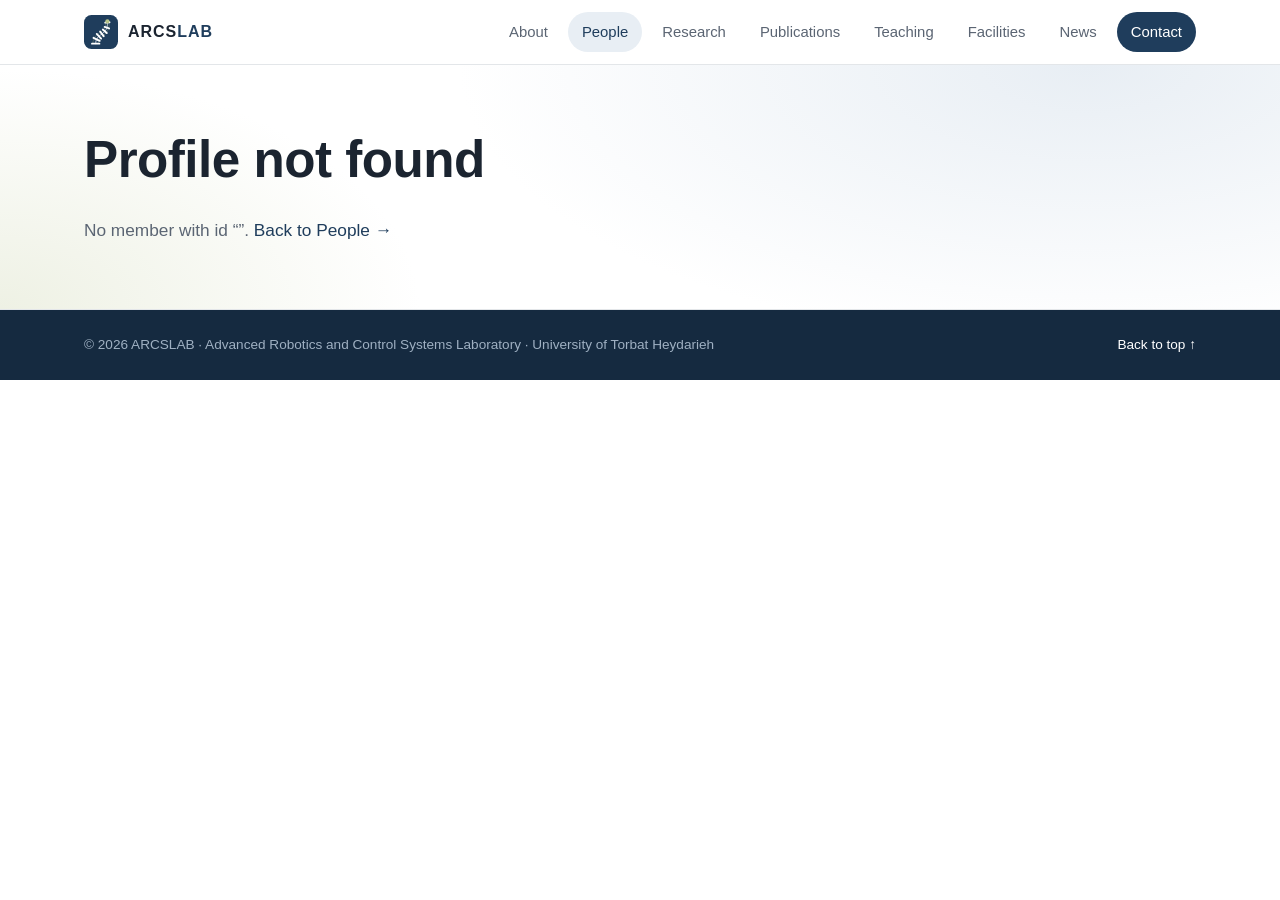
<file: profile.html>
<!DOCTYPE html>
<!--
  ARCSLAB — Member profile page.  One page for everybody: profile.html?id=<id from data/team.csv>
  Content comes from data/team.csv (bio, research_topic, skills, links…), data/projects.csv
  (student_id / supervisor) and data/publications.csv (authors matched with the pub_names column).
-->
<html lang="en">
<head>
  <meta charset="UTF-8">
  <meta name="viewport" content="width=device-width, initial-scale=1.0">
  <title>Profile | ARCSLAB</title>
  <meta name="description" content="Member profile — ARCSLAB, University of Torbat Heydarieh.">
  <link rel="icon" type="image/svg+xml" href="assets/images/logo/favicon.svg">
  <link rel="stylesheet" href="css/style.css">
</head>
<body>
  <header class="site-header" id="top">
    <nav class="nav container" aria-label="Main navigation">
      <a href="index.html#home" class="brand" aria-label="ARCSLAB home">
        <img src="assets/images/logo/arcslab-logo.svg" alt="" width="34" height="34">
        <span>ARCS<b>LAB</b></span>
      </a>
      <button class="nav-toggle" aria-label="Open menu" aria-expanded="false"><span></span><span></span><span></span></button>
      <ul class="nav-links">
        <li><a href="index.html#about">About</a></li>
        <li><a href="index.html#people" class="active">People</a></li>
        <li><a href="index.html#research">Research</a></li>
        <li><a href="publications.html">Publications</a></li>
        <li><a href="index.html#teaching">Teaching</a></li>
        <li><a href="index.html#facilities">Facilities</a></li>
        <li><a href="index.html#news">News</a></li>
        <li><a href="index.html#contact" class="nav-cta">Contact</a></li>
      </ul>
    </nav>
  </header>

  <main id="profile">
    <section class="page-hero"><div class="container"><p class="empty">Loading profile…</p></div></section>
  </main>

  <footer class="site-footer">
    <div class="container footer-inner">
      <p>© <span id="year"></span> ARCSLAB · Advanced Robotics and Control Systems Laboratory · University of Torbat Heydarieh</p>
      <a href="#top" class="to-top">Back to top ↑</a>
    </div>
  </footer>
  <script src="js/common.js"></script>
  <script src="js/profile.js"></script>
</body>
</html>
</file>
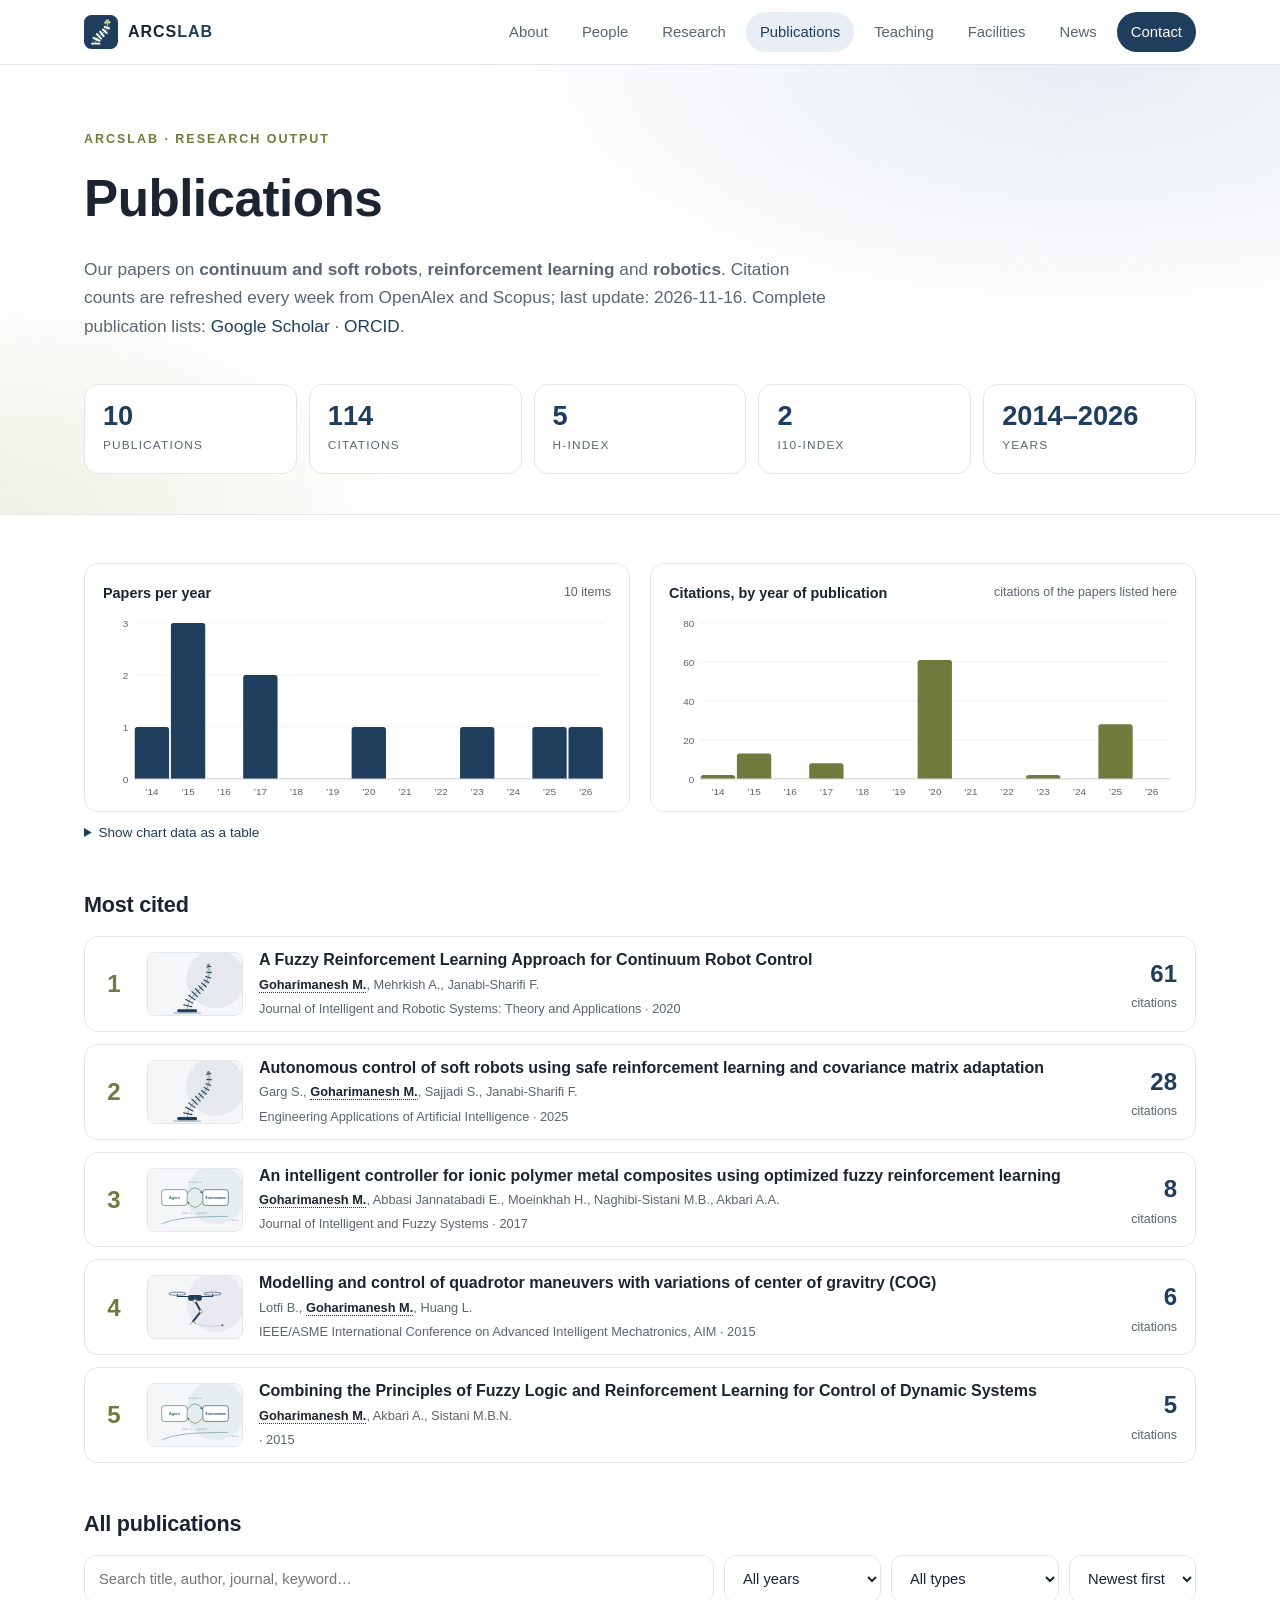
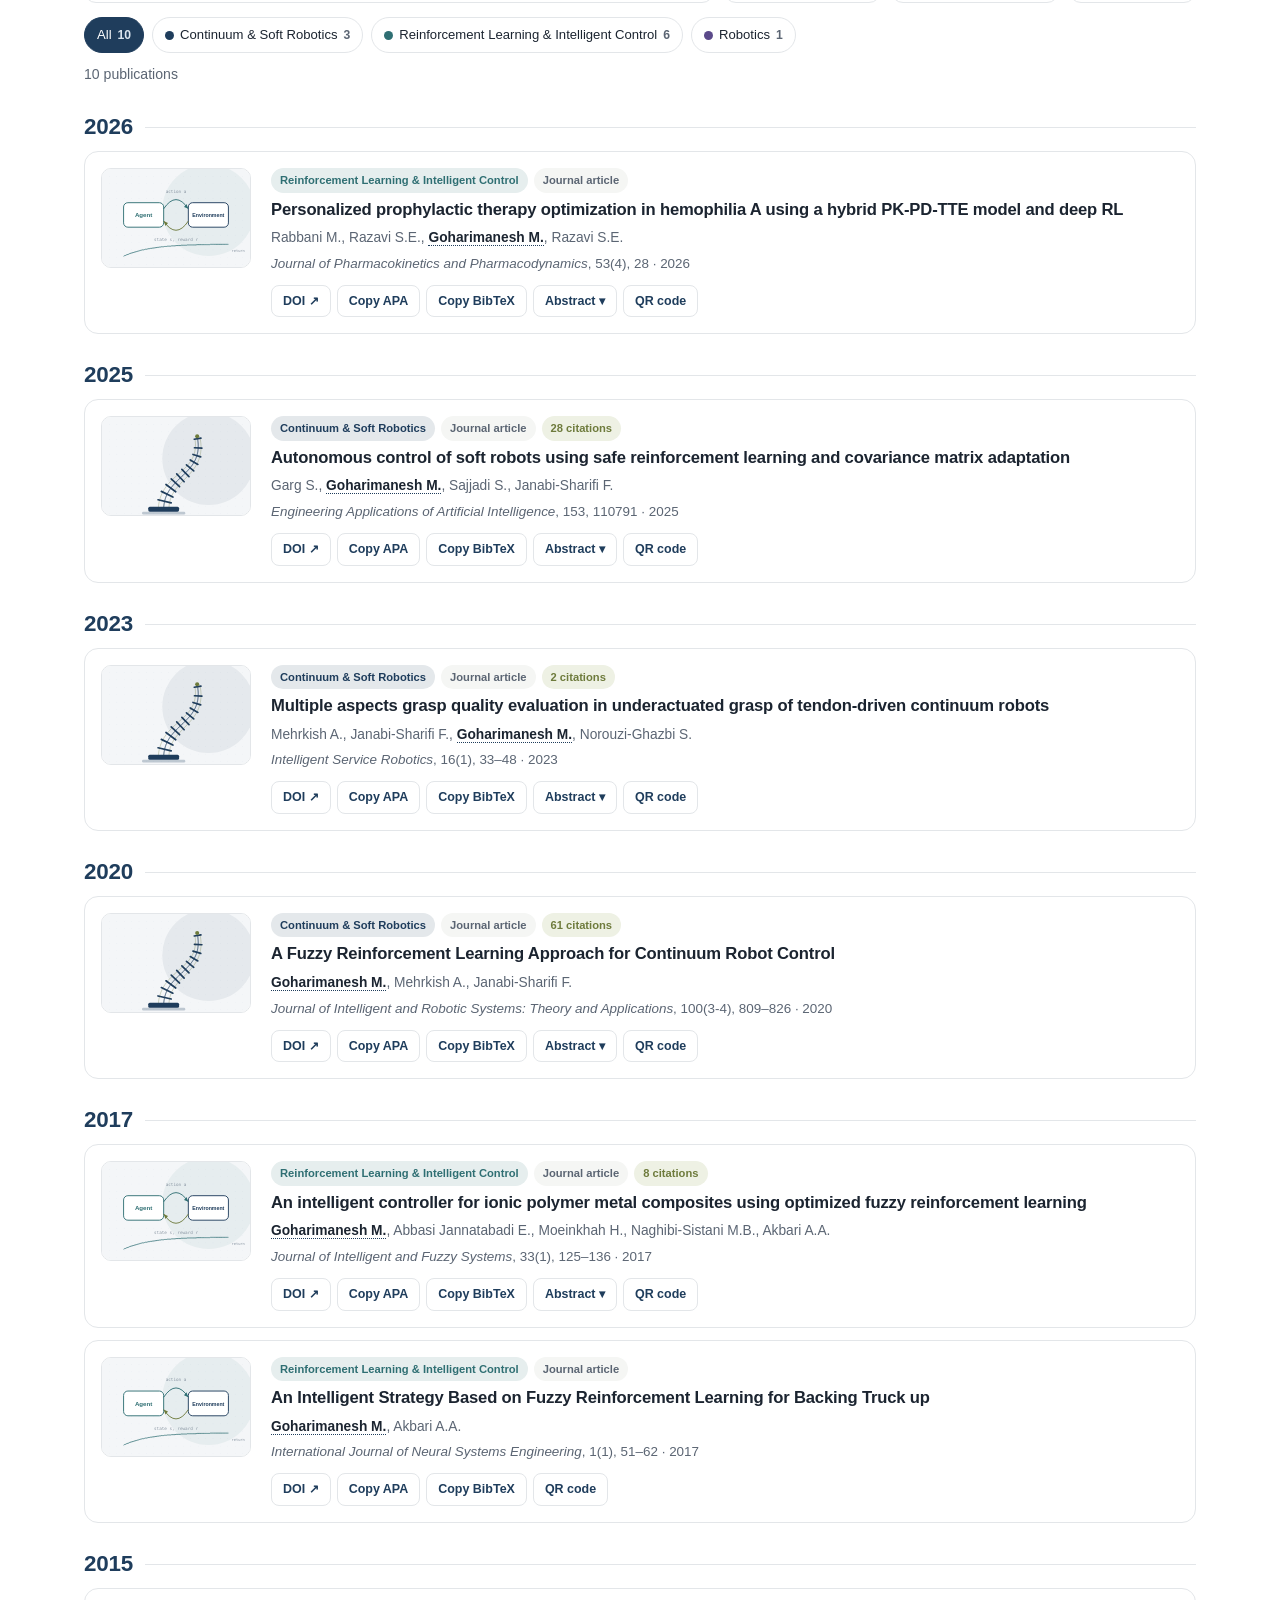
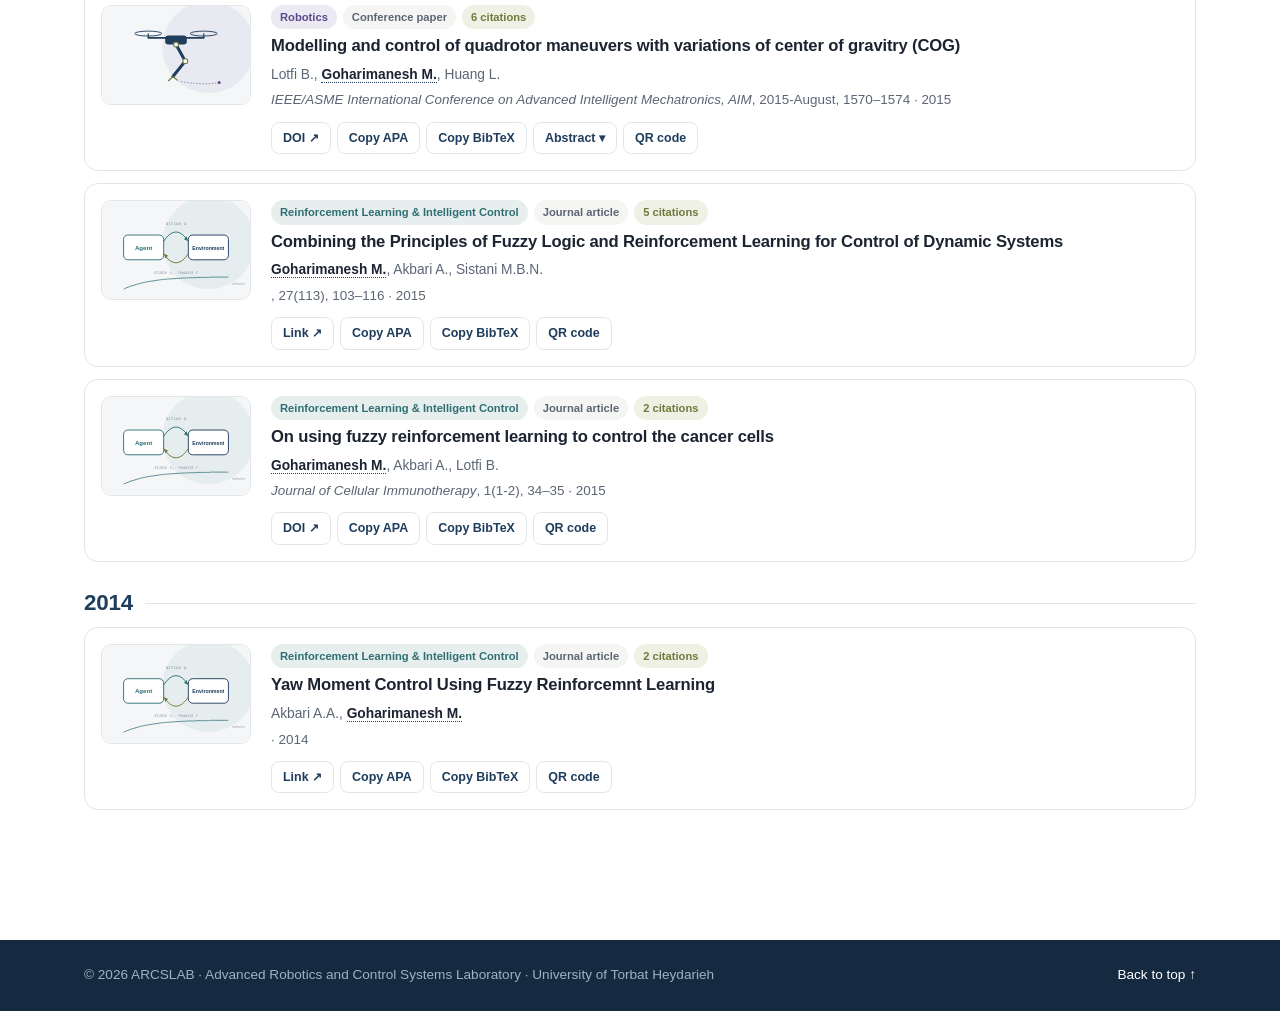
<file: publications.html>
<!DOCTYPE html>
<!--
  ARCSLAB — Publications page
  Data:   data/publications.csv               (updated weekly by scripts/publications.py)
          data/publication_categories.csv     (category names, colors, pictures, keyword rules)
          data/publication_overrides.csv      (manual fixes: category, type, image, hide)
          data/team.csv                       (column pub_names links authors to member profiles)
  Program: js/publications.js  ·  QR codes: js/qr.js
-->
<html lang="en">
<head>
  <meta charset="UTF-8">
  <meta name="viewport" content="width=device-width, initial-scale=1.0">
  <title>Publications | ARCSLAB</title>
  <meta name="description" content="ARCSLAB publications on continuum and soft robots, reinforcement learning and robotics — searchable, with citations, BibTeX/APA and QR codes.">
  <link rel="icon" type="image/svg+xml" href="assets/images/logo/favicon.svg">
  <link rel="stylesheet" href="css/style.css">
</head>
<body>
  <header class="site-header" id="top">
    <nav class="nav container" aria-label="Main navigation">
      <a href="index.html#home" class="brand" aria-label="ARCSLAB home">
        <img src="assets/images/logo/arcslab-logo.svg" alt="" width="34" height="34">
        <span>ARCS<b>LAB</b></span>
      </a>
      <button class="nav-toggle" aria-label="Open menu" aria-expanded="false"><span></span><span></span><span></span></button>
      <ul class="nav-links">
        <li><a href="index.html#about">About</a></li>
        <li><a href="index.html#people">People</a></li>
        <li><a href="index.html#research">Research</a></li>
        <li><a href="publications.html" class="active">Publications</a></li>
        <li><a href="index.html#teaching">Teaching</a></li>
        <li><a href="index.html#facilities">Facilities</a></li>
        <li><a href="index.html#news">News</a></li>
        <li><a href="index.html#contact" class="nav-cta">Contact</a></li>
      </ul>
    </nav>
  </header>

  <main>
    <section class="page-hero">
      <div class="container">
        <p class="eyebrow">ARCSLAB · Research output</p>
        <h1>Publications</h1>
        <p class="section-lead">Our papers on <b>continuum and soft robots</b>, <b>reinforcement learning</b> and <b>robotics</b>.
          Citation counts are refreshed every week from OpenAlex and Scopus; <span id="pub-updated"></span>
          Complete publication lists: <a href="https://scholar.google.com/citations?user=DmxtV9gAAAAJ&hl=en" target="_blank" rel="noopener">Google Scholar</a> ·
          <a href="https://orcid.org/0000-0001-7527-1014" target="_blank" rel="noopener">ORCID</a>.</p>
        <div class="scope" role="group" aria-label="Whose publications" id="scope"></div>
        <div class="stat-tiles" id="stats"></div>
      </div>
    </section>

    <section class="section section-tight">
      <div class="container">
        <!-- charts: two small charts instead of one chart with two y-axes -->
        <div class="chart-row">
          <figure class="chart-card"><figcaption><b>Papers per year</b><span id="chart-papers-note"></span></figcaption><div class="chart" id="chart-papers"></div></figure>
          <figure class="chart-card"><figcaption><b id="chart-cites-title">Citations per year</b><span id="chart-cites-note"></span></figcaption><div class="chart" id="chart-cites"></div></figure>
        </div>
        <details class="chart-table"><summary>Show chart data as a table</summary><div id="chart-table"></div></details>

        <h2 class="block-title">Most cited</h2>
        <ol class="top-cited" id="top-cited"></ol>

        <h2 class="block-title" id="all">All publications</h2>
        <div class="pub-controls">
          <input type="search" id="q" placeholder="Search title, author, journal, keyword…" aria-label="Search publications" autocomplete="off">
          <select id="f-year" aria-label="Year"></select>
          <select id="f-type" aria-label="Type">
            <option value="">All types</option><option value="journal">Journal article</option><option value="conference">Conference paper</option>
            <option value="book">Book</option><option value="chapter">Book chapter</option><option value="thesis">Thesis</option>
          </select>
          <select id="f-sort" aria-label="Sort">
            <option value="new">Newest first</option><option value="cited">Most cited</option><option value="title">Title A–Z</option>
          </select>
        </div>
        <div class="cat-chips" id="f-cats" role="group" aria-label="Category"></div>
        <p class="result-line"><span id="count"></span> <button class="link-btn" id="clear" hidden>Clear filters ✕</button></p>
        <div id="pub-list" class="pub-list"></div>
        <div class="more-wrap"><button class="btn btn-ghost" id="more" hidden>Show more</button></div>
      </div>
    </section>
  </main>

  <div class="toast" id="toast" role="status" aria-live="polite"></div>
  <div class="chart-tip" id="chart-tip" role="tooltip"></div>

  <footer class="site-footer">
    <div class="container footer-inner">
      <p>© <span id="year"></span> ARCSLAB · Advanced Robotics and Control Systems Laboratory · University of Torbat Heydarieh</p>
      <a href="#top" class="to-top">Back to top ↑</a>
    </div>
  </footer>

  <script src="js/common.js"></script>
  <script src="js/qr.js"></script>
  <script src="js/publications.js"></script>
</body>
</html>
</file>
<file: css/style.css>
/* ==========================================================
   ARCSLAB — Stylesheet
   ----------------------------------------------------------
   TIP FOR NON-PROGRAMMERS:
   To change the main colors of the whole website, edit only
   the values in the ":root" block right below. Everything
   else reads its colors from there.
   ========================================================== */

:root {
  /* ---- Colors ---- */
  --bg:            #ffffff;   /* page background            */
  --bg-alt:        #f5f6f4;   /* light grey section bands   */
  --surface:       #ffffff;   /* cards                      */
  --ink:           #1b2430;   /* main text                  */
  --ink-soft:      #5b6573;   /* secondary text             */
  --line:          #e3e6e9;   /* thin borders               */
  --accent:        #1f3d5c;   /* deep blue (main accent)    */
  --accent-soft:   #e8eef4;   /* pale blue backgrounds      */
  --olive:         #6e7b3c;   /* olive (secondary accent)   */
  --olive-soft:    #eef1e4;

  /* ---- Typography: clean system fonts, no downloads ---- */
  --font: -apple-system, BlinkMacSystemFont, "Segoe UI", Roboto, "Helvetica Neue", Arial, sans-serif;
  --mono: ui-monospace, "SF Mono", Menlo, Consolas, monospace;

  /* ---- Shape & spacing ---- */
  --radius:   14px;
  --radius-s: 8px;
  --shadow:   0 1px 2px rgba(20,30,45,.04), 0 6px 24px rgba(20,30,45,.06);
  --max:      1160px;         /* max content width          */
}

/* ---------- Base ---------- */
*,
*::before,
*::after { box-sizing: border-box; }

html { scroll-behavior: smooth; scroll-padding-top: 72px; }

body {
  margin: 0;
  font-family: var(--font);
  font-size: 16px;
  line-height: 1.65;
  color: var(--ink);
  background: var(--bg);
  -webkit-font-smoothing: antialiased;
}

img { max-width: 100%; display: block; }
a   { color: var(--accent); text-decoration: none; }
a:hover { text-decoration: underline; }
h1, h2, h3, h4 { line-height: 1.2; margin: 0 0 .5em; letter-spacing: -.01em; }

.container { width: 100%; max-width: var(--max); margin: 0 auto; padding: 0 24px; }

/* ==========================================================
   HEADER / NAVIGATION
   ========================================================== */
.site-header {
  position: sticky; top: 0; z-index: 50;
  background: rgba(255,255,255,.88);
  backdrop-filter: saturate(160%) blur(10px);
  -webkit-backdrop-filter: saturate(160%) blur(10px);
  border-bottom: 1px solid var(--line);
}
.nav { display: flex; align-items: center; justify-content: space-between; height: 64px; }

.brand { display: flex; align-items: center; gap: 10px; color: var(--ink); font-weight: 600; letter-spacing: .06em; }
.brand:hover { text-decoration: none; }
.brand b { color: var(--accent); font-weight: 800; }

.nav-links { list-style: none; display: flex; gap: 6px; margin: 0; padding: 0; }
.nav-links a {
  display: block; padding: 8px 14px; border-radius: 999px;
  color: var(--ink-soft); font-size: .93rem; font-weight: 500;
}
.nav-links a:hover, .nav-links a.active { color: var(--accent); background: var(--accent-soft); text-decoration: none; }
.nav-links a.nav-cta { background: var(--accent); color: #fff; }
.nav-links a.nav-cta:hover { background: #16304a; color: #fff; }

/* hamburger (phones only) */
.nav-toggle { display: none; background: none; border: 0; padding: 8px; cursor: pointer; }
.nav-toggle span { display: block; width: 22px; height: 2px; margin: 5px 0; background: var(--ink); transition: .25s; }

/* ==========================================================
   HERO
   ========================================================== */
.hero {
  position: relative; overflow: hidden;
  min-height: min(calc(100vh - 64px), 880px);   /* full screen, but never taller than 880px */
  display: flex; align-items: center;
  background:
    radial-gradient(1200px 600px at 85% 20%, var(--accent-soft), transparent 60%),
    radial-gradient(800px 500px at 10% 100%, var(--olive-soft), transparent 60%),
    var(--bg);
}
.hero-art {
  position: absolute; inset: 0;
  display: flex; justify-content: flex-end; align-items: center;
  pointer-events: none;
}
.hero-art img { height: min(105%, 920px); width: auto; max-width: none; opacity: .95; transform: translateX(6%); }

.hero-content { position: relative; padding-top: 80px; padding-bottom: 80px; }
.eyebrow {
  font-size: .78rem; text-transform: uppercase; letter-spacing: .16em;
  color: var(--olive); font-weight: 600; margin: 0 0 18px;
}
.hero h1 {
  font-size: clamp(3.2rem, 9vw, 6.5rem);
  font-weight: 800; letter-spacing: .02em; margin: 0; color: var(--ink);
}
.hero h1 span { color: var(--accent); }
.hero-full { font-size: clamp(1rem, 2vw, 1.25rem); color: var(--ink-soft); margin: 6px 0 0; }
.hero-tagline {
  font-size: clamp(1.4rem, 3vw, 2rem); font-weight: 300; margin: 28px 0 0;
  max-width: 16ch; line-height: 1.25;
}
.hero-actions { display: flex; flex-wrap: wrap; gap: 12px; margin-top: 36px; }

.hero-stats { list-style: none; display: flex; gap: 40px; padding: 0; margin: 56px 0 0; }
.hero-stats strong { display: block; font-size: 2rem; font-weight: 700; color: var(--accent); line-height: 1; }
.hero-stats span { font-size: .8rem; text-transform: uppercase; letter-spacing: .1em; color: var(--ink-soft); }

/* ---------- Buttons ---------- */
.btn {
  display: inline-block; padding: 12px 24px; border-radius: 999px;
  font-weight: 600; font-size: .95rem; transition: .2s;
}
.btn:hover { text-decoration: none; transform: translateY(-1px); }
.btn-primary { background: var(--accent); color: #fff; }
.btn-primary:hover { background: #16304a; }
.btn-ghost { border: 1px solid var(--line); color: var(--ink); background: rgba(255,255,255,.7); }
.btn-ghost:hover { border-color: var(--accent); color: var(--accent); }

/* ==========================================================
   SECTIONS
   ========================================================== */
.section { padding: 110px 0; }
.section-alt { background: var(--bg-alt); }
.section-head { max-width: 720px; margin-bottom: 56px; }
.section-index {
  font-family: var(--mono); font-size: .8rem; color: var(--olive);
  margin: 0 0 10px; letter-spacing: .1em;
}
.section-index::after { content: ""; display: inline-block; width: 40px; height: 1px; background: var(--olive); vertical-align: middle; margin-left: 10px; }
.section h2 { font-size: clamp(1.9rem, 4vw, 2.6rem); font-weight: 700; }
.section-lead { color: var(--ink-soft); font-size: 1.08rem; margin: 0; }
.sub-head {
  font-size: .8rem; text-transform: uppercase; letter-spacing: .14em;
  color: var(--ink-soft); margin: 40px 0 16px; font-weight: 600;
}

/* ---------- generic card ---------- */
.card {
  background: var(--surface); border: 1px solid var(--line);
  border-radius: var(--radius); overflow: hidden;
  transition: transform .25s, box-shadow .25s, border-color .25s;
}
.card:hover { transform: translateY(-3px); box-shadow: var(--shadow); border-color: #d5dbe1; }

/* ==========================================================
   ABOUT
   ========================================================== */
.about-grid { display: grid; grid-template-columns: repeat(3, 1fr); gap: 24px; }
.about-card {
  background: var(--surface); border: 1px solid var(--line);
  border-radius: var(--radius); padding: 32px;
}
.about-icon { width: 44px; height: 44px; margin-bottom: 18px; }
.about-card h3 { font-size: 1.2rem; }
.about-card p { color: var(--ink-soft); margin: 0; }

.tick-list { list-style: none; padding: 0; margin: 0; color: var(--ink-soft); font-size: .95rem; }
.tick-list li { position: relative; padding-left: 22px; margin-bottom: 10px; }
.tick-list li::before { content: ""; position: absolute; left: 0; top: .6em; width: 10px; height: 2px; background: var(--olive); }

.chips { display: flex; flex-wrap: wrap; gap: 8px; }
.chip {
  font-size: .8rem; padding: 5px 12px; border-radius: 999px;
  background: var(--accent-soft); color: var(--accent); font-weight: 500;
}
.chip.olive { background: var(--olive-soft); color: var(--olive); }

/* ==========================================================
   PEOPLE
   ========================================================== */
.faculty-grid { display: grid; grid-template-columns: repeat(2, 1fr); gap: 24px; margin-bottom: 64px; }
.faculty-card { display: grid; grid-template-columns: 170px 1fr; }
.faculty-card .photo { background: var(--accent-soft); }
.faculty-card .photo img { width: 100%; height: 100%; object-fit: cover; }
.faculty-card .body { padding: 26px 28px; }
.role-tag {
  display: inline-block; font-size: .72rem; text-transform: uppercase; letter-spacing: .12em;
  color: var(--olive); font-weight: 700; margin-bottom: 6px;
}
.faculty-card h3 { font-size: 1.3rem; margin-bottom: 2px; }
.person-title { color: var(--ink-soft); font-size: .9rem; margin: 0 0 12px; }
.person-bio { font-size: .93rem; color: var(--ink-soft); margin: 0 0 14px; }
.person-email { font-size: .88rem; display: inline-block; margin-bottom: 14px; }

/* social / academic profile links */
.socials { display: flex; flex-wrap: wrap; gap: 6px; }
.socials a {
  display: inline-flex; align-items: center; gap: 6px;
  font-size: .76rem; font-weight: 600; padding: 5px 10px; border-radius: 999px;
  border: 1px solid var(--line); color: var(--ink-soft); background: #fff;
}
.socials a:hover { border-color: var(--accent); color: var(--accent); text-decoration: none; }
.socials svg { width: 14px; height: 14px; flex: none; }

/* filter buttons */
.filter-bar { display: flex; flex-wrap: wrap; gap: 8px; margin-bottom: 28px; }
.filter-btn {
  font: inherit; font-size: .88rem; padding: 7px 16px; border-radius: 999px; cursor: pointer;
  border: 1px solid var(--line); background: #fff; color: var(--ink-soft);
}
.filter-btn.active, .filter-btn:hover { background: var(--accent); border-color: var(--accent); color: #fff; }

.people-grid { display: grid; grid-template-columns: repeat(auto-fill, minmax(230px, 1fr)); gap: 20px; }
.student-card { padding: 24px; text-align: center; }
.student-card img {
  width: 96px; height: 96px; border-radius: 50%; object-fit: cover;
  margin: 0 auto 14px; background: var(--accent-soft);
}
.student-card h4 { font-size: 1.02rem; margin-bottom: 2px; }
.student-card .person-title { font-size: .82rem; margin-bottom: 8px; }
.student-card .topic { font-size: .85rem; color: var(--ink-soft); margin: 0 0 12px; }
.student-card .socials { justify-content: center; }

/* ==========================================================
   PROJECTS
   ========================================================== */
.project-grid { display: grid; grid-template-columns: repeat(auto-fill, minmax(330px, 1fr)); gap: 24px; }
.project-card { display: flex; flex-direction: column; }
.project-card .thumb { aspect-ratio: 16 / 9; background: var(--bg-alt); border-bottom: 1px solid var(--line); }
.project-card .thumb img { width: 100%; height: 100%; object-fit: cover; }
.project-card .body { padding: 24px; display: flex; flex-direction: column; flex: 1; }
.project-card h3 { font-size: 1.12rem; }
.project-card p { color: var(--ink-soft); font-size: .93rem; margin: 0 0 16px; }
.project-meta { margin-top: auto; padding-top: 14px; border-top: 1px dashed var(--line); font-size: .84rem; color: var(--ink-soft); }
.project-meta div { margin-bottom: 4px; }
.project-meta b { color: var(--ink); font-weight: 600; }
.status {
  display: inline-block; font-size: .7rem; font-weight: 700; text-transform: uppercase; letter-spacing: .1em;
  padding: 3px 10px; border-radius: 999px; margin-bottom: 12px; align-self: flex-start;
}
.status-ongoing   { background: var(--olive-soft); color: var(--olive); }
.status-completed { background: var(--accent-soft); color: var(--accent); }
.status-planned   { background: #f4eee4; color: #8a6a2f; }
.project-card .chips { margin-bottom: 14px; }

/* ==========================================================
   FACILITIES
   ========================================================== */
.facility-grid { display: grid; grid-template-columns: repeat(auto-fill, minmax(250px, 1fr)); gap: 20px; }
.facility-card .thumb { aspect-ratio: 4 / 3; background: #fff; border-bottom: 1px solid var(--line); }
.facility-card .thumb img { width: 100%; height: 100%; object-fit: cover; }
.facility-card .body { padding: 20px; }
.facility-card .category { font-size: .7rem; text-transform: uppercase; letter-spacing: .12em; color: var(--olive); font-weight: 700; }
.facility-card h3 { font-size: 1.02rem; margin: 6px 0 6px; }
.facility-card p { font-size: .88rem; color: var(--ink-soft); margin: 0; }

/* ==========================================================
   EVENTS
   ========================================================== */
.event-list { display: grid; gap: 14px; }
.event {
  display: grid; grid-template-columns: 92px 1fr auto; gap: 24px; align-items: center;
  padding: 20px 24px;
}
.event-date {
  text-align: center; border-right: 1px solid var(--line); padding-right: 20px;
}
.event-date .d { display: block; font-size: 1.9rem; font-weight: 700; color: var(--accent); line-height: 1; }
.event-date .m { font-size: .75rem; text-transform: uppercase; letter-spacing: .12em; color: var(--ink-soft); }
.event h3 { font-size: 1.05rem; margin-bottom: 4px; }
.event p { margin: 0; font-size: .9rem; color: var(--ink-soft); }
.event .where { font-size: .82rem; color: var(--ink-soft); margin-top: 4px; }
.event-type {
  font-size: .72rem; font-weight: 700; text-transform: uppercase; letter-spacing: .1em;
  padding: 4px 12px; border-radius: 999px; background: var(--accent-soft); color: var(--accent); white-space: nowrap;
}
.event-list-past .event { opacity: .7; }
.event-list-past .event-date .d { color: var(--ink-soft); }

.empty { color: var(--ink-soft); font-style: italic; }

/* ==========================================================
   CONTACT (dark band)
   ========================================================== */
.section-dark { background: var(--accent); color: #e6edf4; }
.section-dark h2 { color: #fff; }
.section-dark .section-lead { color: #c3d0dd; }
.section-dark .section-index { color: #b8c58a; }
.section-dark .section-index::after { background: #b8c58a; }
.contact-grid { display: grid; grid-template-columns: 1fr 1fr; gap: 56px; align-items: start; }
.contact-card {
  font-style: normal; background: rgba(255,255,255,.06);
  border: 1px solid rgba(255,255,255,.14); border-radius: var(--radius); padding: 28px;
}
.contact-row { display: flex; gap: 16px; padding: 14px 0; border-bottom: 1px solid rgba(255,255,255,.1); }
.contact-row:last-child { border-bottom: 0; }
.contact-row img { width: 22px; height: 22px; margin-top: 3px; flex: none; }
.contact-row .label { display: block; font-size: .72rem; text-transform: uppercase; letter-spacing: .12em; color: #b8c58a; margin-bottom: 2px; }
.contact-row a { color: #fff; }

/* ==========================================================
   FOOTER
   ========================================================== */
.site-footer { background: #152a40; color: #9fb0c2; font-size: .85rem; padding: 24px 0; }
.footer-inner { display: flex; justify-content: space-between; gap: 16px; flex-wrap: wrap; }
.footer-inner p { margin: 0; }
.to-top { color: #fff; }

/* scroll fade-in animation (added by main.js) */
.reveal { opacity: 0; transform: translateY(18px); transition: opacity .6s ease, transform .6s ease; }
.reveal.visible { opacity: 1; transform: none; }
@media (prefers-reduced-motion: reduce) {
  .reveal { opacity: 1; transform: none; transition: none; }
  html { scroll-behavior: auto; }
}

/* ==========================================================
   RESPONSIVE (tablets & phones)
   ========================================================== */
@media (max-width: 960px) {
  .about-grid    { grid-template-columns: 1fr; }
  .faculty-grid  { grid-template-columns: 1fr; }
  .contact-grid  { grid-template-columns: 1fr; gap: 32px; }
  .hero-art img  { opacity: .35; transform: translateX(25%); }
}

@media (max-width: 760px) {
  .container { padding: 0 16px; }
  .section { padding: 72px 0; }

  .nav-toggle { display: block; }
  .nav-links {
    position: absolute; top: 64px; left: 0; right: 0;
    flex-direction: column; gap: 0; padding: 8px 16px 16px;
    background: #fff; border-bottom: 1px solid var(--line);
    display: none;
  }
  .nav-links.open { display: flex; }
  .nav-links a { border-radius: var(--radius-s); padding: 12px 14px; }

  .hero-stats { gap: 24px; }
  .hero-art img { opacity: .14; transform: translateX(40%); }
  .faculty-card { grid-template-columns: 1fr; }
  .faculty-card .photo { height: 220px; }
  .project-grid { grid-template-columns: 1fr; }

  .event { grid-template-columns: 70px 1fr; gap: 16px; padding: 18px; }
  .event-date { padding-right: 14px; }
  .event-type { grid-column: 2; justify-self: start; }
}

/* ==========================================================
   v2 ADDITIONS — interactive robot, profiles, publications,
   teaching, collaborations, gratitude (same colors & fonts)
   ========================================================== */
[hidden] { display: none !important; }
.muted { color: var(--ink-soft); }
.btn-sm { padding: 8px 16px; font-size: .85rem; }

/* ---- hero with robot ---- */
.hero { min-height: 0; }
.hero-grid { display: grid; grid-template-columns: 1fr 1.05fr; gap: 48px; align-items: center; padding: 56px 24px 64px; }
.hero-content { padding: 0; }
.hero-stats { flex-wrap: wrap; gap: 28px 36px; margin-top: 44px; }
.robot-card { margin: 0; background: #fff; border: 1px solid var(--line); border-radius: 20px; padding: 16px; box-shadow: var(--shadow); }
.robot-head { display: flex; justify-content: space-between; align-items: center; font-family: var(--mono); font-size: .76rem; color: var(--ink-soft); margin-bottom: 10px; gap: 8px; }
.live-dot { display: inline-block; width: 8px; height: 8px; border-radius: 50%; background: var(--olive); margin-right: 6px; animation: pulse 1.6s infinite; }
@keyframes pulse { 50% { opacity: .3; } }
.robot-hint { color: var(--olive); }
#robotCanvas { width: 100%; height: 360px; display: block; border-radius: 14px; background: #fbfcfd; border: 1px solid var(--line); cursor: crosshair; touch-action: none; }
.robot-read { display: grid; grid-template-columns: 1fr 1fr 1.4fr; gap: 8px; margin: 12px 0; }
.robot-read div { background: var(--bg-alt); border-radius: 10px; padding: 7px 10px; }
.robot-read small { display: block; font-size: .64rem; text-transform: uppercase; letter-spacing: .08em; color: var(--ink-soft); }
.robot-read b { font-family: var(--mono); font-size: .92rem; color: var(--accent); }
.robot-paths, .robot-actions { display: flex; flex-wrap: wrap; gap: 6px; align-items: center; }
.chip-btn { font: inherit; font-size: .8rem; padding: 6px 12px; border-radius: 999px; border: 1px solid var(--line); background: #fff; color: var(--ink); cursor: pointer; transition: .2s; }
.chip-btn:hover { border-color: var(--accent); color: var(--accent); }
.chip-btn.on { background: var(--accent); border-color: var(--accent); color: #fff; }
.robot-sliders { display: grid; grid-template-columns: 1fr 1fr; gap: 14px; margin: 12px 0; }
.robot-sliders label { font-size: .8rem; color: var(--ink-soft); display: block; }
.robot-sliders b { font-family: var(--mono); color: var(--olive); float: right; }
.robot-sliders input { width: 100%; accent-color: var(--accent); }
.robot-model { flex-basis: 100%; font-size: .8rem; color: var(--ink-soft); margin-top: 4px; }
.robot-model summary { cursor: pointer; color: var(--accent); }

/* ---- shared bits ---- */
.clamp-4 { display: -webkit-box; -webkit-line-clamp: 4; -webkit-box-orient: vertical; overflow: hidden; }
.more-link { display: inline-block; margin-top: 14px; font-size: .88rem; font-weight: 600; }
.faculty-card h3 a { color: var(--ink); }
.faculty-card .photo { display: block; }
.student-card { position: relative; }
.student-card h4 a { color: var(--ink); }
.stretched::after { content: ""; position: absolute; inset: 0; }
.card-more { font-size: .8rem; color: var(--accent); font-weight: 600; }
.student-card:hover .card-more { text-decoration: underline; }
.tag-row { display: flex; gap: 8px; flex-wrap: wrap; align-items: center; margin-bottom: 12px; }
.tag-row .status { margin: 0; }
.kind { font-size: .7rem; font-weight: 600; text-transform: uppercase; letter-spacing: .08em; color: var(--ink-soft); background: var(--bg-alt); padding: 3px 9px; border-radius: 999px; }
.status-external { background: #f4eee4; color: #8a6a2f; }
.section-head-row { display: flex; justify-content: space-between; align-items: flex-end; gap: 20px; flex-wrap: wrap; max-width: none; }
.section-head-row > div { max-width: 720px; }
.section-tight { padding-top: 48px; }
.block-title, .section .block-title { font-size: 1.35rem; font-weight: 700; margin: 48px 0 18px; }
.block-title small { color: var(--ink-soft); font-weight: 500; font-size: .8em; }
.empty { color: var(--ink-soft); font-style: italic; }

/* ---- stat tiles & publication teaser ---- */
.stat-tiles { display: grid; grid-template-columns: repeat(auto-fit, minmax(130px, 1fr)); gap: 12px; }
.stat-tile { background: #fff; border: 1px solid var(--line); border-radius: 14px; padding: 16px 18px; }
.stat-tile strong { display: block; font-size: 1.7rem; font-weight: 700; color: var(--accent); line-height: 1.1; }
.stat-tile span { font-size: .74rem; text-transform: uppercase; letter-spacing: .1em; color: var(--ink-soft); }
.stat-tiles.small { margin-top: 20px; max-width: 460px; }
.stat-tiles.small strong { font-size: 1.4rem; }
.pub-teaser { display: grid; grid-template-columns: 1fr 1.2fr 1.2fr; gap: 32px; align-items: start; }
.pub-teaser .stat-tiles { grid-template-columns: 1fr 1fr; }
.pub-teaser .sub-head { margin-top: 0; }
.mini-pubs { margin: 0; padding-left: 20px; }
.mini-pubs li { margin-bottom: 14px; font-size: .92rem; line-height: 1.4; }
.mini-pubs li a { color: var(--ink); font-weight: 600; }
.mini-pubs li a:hover { color: var(--accent); }
.mini-pubs li span { display: block; font-size: .8rem; color: var(--ink-soft); margin-top: 3px; }
.mini-pubs li b { color: var(--olive); }

/* ---- teaching ---- */
.academy { display: grid; grid-template-columns: 1.4fr 1fr; gap: 32px; align-items: center; background: linear-gradient(120deg, var(--accent-soft), #fff 60%); border: 1px solid var(--line); border-radius: var(--radius); padding: 32px; margin-bottom: 32px; }
.academy h3 { font-size: 1.5rem; margin: 8px 0 10px; }
.academy p { color: var(--ink-soft); }
.academy .hero-actions { margin-top: 20px; }
.academy-img { width: 100%; border-radius: 14px; border: 1px solid var(--line); }
.academy-frame { grid-column: 1 / -1; }
.academy-frame iframe { width: 100%; height: 640px; border: 1px solid var(--line); border-radius: 14px; background: #fff; }
.course-grid { display: grid; grid-template-columns: repeat(auto-fill, minmax(260px, 1fr)); gap: 20px; }
.course-card { display: flex; flex-direction: column; }
.course-card .thumb { aspect-ratio: 5 / 3; border-bottom: 1px solid var(--line); background: var(--bg-alt); }
.course-card .thumb img { width: 100%; height: 100%; object-fit: cover; }
.course-card .body { padding: 20px; display: flex; flex-direction: column; flex: 1; }
.course-card h3 { font-size: 1.06rem; margin-bottom: 2px; }
.course-card .fa { margin: 0 0 8px; color: var(--olive); font-size: .95rem; font-family: Tahoma, "Vazirmatn", sans-serif; }
.course-card p { font-size: .88rem; color: var(--ink-soft); margin: 0 0 10px; }
.course-card .instructor { font-size: .8rem; margin-top: auto; padding-top: 8px; }
.course-card .btn, .course-card .soon { align-self: flex-start; margin-top: 8px; }
.soon { font-size: .8rem; color: var(--ink-soft); font-style: italic; }

/* ---- collaborations & gratitude ---- */
.collab-grid { display: grid; gap: 20px; }
.collab-card { display: grid; grid-template-columns: 120px 1fr; align-items: stretch; }
.collab-badge { background: var(--accent); color: #fff; display: grid; place-items: center; font-weight: 800; font-size: 1.4rem; letter-spacing: .08em; }
.collab-card .body { padding: 24px 28px; }
.collab-card p { color: var(--ink-soft); }
.collab-card .joint b { color: var(--olive); font-size: 1.1rem; }
.benefactor-grid { display: grid; grid-template-columns: repeat(auto-fill, minmax(230px, 1fr)); gap: 20px; }
.benefactor-card img { width: 100%; aspect-ratio: 1; object-fit: cover; }
.benefactor-card .body { padding: 18px 20px; }
.benefactor-card h3 { font-size: 1.02rem; margin: 4px 0 6px; }
.benefactor-card p { font-size: .88rem; color: var(--ink-soft); margin: 0; }
.benefactor-card.memoriam img { filter: grayscale(.35); }
.memo { font-size: .7rem; text-transform: uppercase; letter-spacing: .12em; color: var(--ink-soft); font-weight: 700; }

/* ---- page hero (publications & profile) ---- */
.page-hero { padding: 64px 0 40px; background: radial-gradient(900px 400px at 85% 0%, var(--accent-soft), transparent 70%), radial-gradient(700px 400px at 0% 100%, var(--olive-soft), transparent 60%), var(--bg); border-bottom: 1px solid var(--line); }
.page-hero h1 { font-size: clamp(2.2rem, 5vw, 3.2rem); font-weight: 800; }
.page-hero .section-lead { max-width: 760px; margin-bottom: 24px; }
.scope { display: flex; flex-wrap: wrap; gap: 8px; margin-bottom: 20px; }

/* ---- charts ---- */
.chart-row { display: grid; grid-template-columns: 1fr 1fr; gap: 20px; }
.chart-card { margin: 0; background: #fff; border: 1px solid var(--line); border-radius: var(--radius); padding: 18px 18px 8px; }
.chart-card figcaption { display: flex; justify-content: space-between; gap: 10px; flex-wrap: wrap; font-size: .9rem; margin-bottom: 6px; }
.chart-card figcaption span { color: var(--ink-soft); font-size: .78rem; }
.chart svg { width: 100%; height: auto; display: block; }
.chart .grid { stroke: #eef1f4; stroke-width: 1; }
.chart .axis { stroke: #c9d0d8; stroke-width: 1; }
.chart .tick { font: 11px var(--font); fill: var(--ink-soft); }
.chart .bar.hover path { opacity: .75; }
.chart-tip { position: fixed; pointer-events: none; opacity: 0; background: var(--ink); color: #fff; font-size: .8rem; padding: 5px 10px; border-radius: 8px; z-index: 80; transition: opacity .1s; white-space: nowrap; }
.chart-table { margin-top: 10px; font-size: .85rem; }
.chart-table summary { cursor: pointer; color: var(--accent); }
.chart-table table { border-collapse: collapse; margin-top: 10px; }
.chart-table th, .chart-table td { padding: 4px 14px; border-bottom: 1px solid var(--line); text-align: right; }

/* ---- most cited ---- */
.top-cited { list-style: none; padding: 0; margin: 0; display: grid; gap: 12px; }
.top-item { display: grid; grid-template-columns: 34px 96px 1fr auto; gap: 16px; align-items: center; background: #fff; border: 1px solid var(--line); border-radius: 14px; padding: 12px 18px 12px 12px; }
.top-item .rank { font-size: 1.5rem; font-weight: 800; color: var(--olive); text-align: center; }
.top-item img { width: 96px; height: 64px; object-fit: cover; border-radius: 8px; border: 1px solid var(--line); }
.top-item .t { font-weight: 600; color: var(--ink); line-height: 1.35; display: block; }
.top-item .a, .top-item .v { display: block; font-size: .8rem; color: var(--ink-soft); margin-top: 3px; }
.top-item .cites { text-align: right; font-size: .78rem; color: var(--ink-soft); white-space: nowrap; }
.top-item .cites b { display: block; font-size: 1.5rem; color: var(--accent); }

/* ---- publication list ---- */
.pub-controls { display: grid; grid-template-columns: 1fr auto auto auto; gap: 10px; }
.pub-controls input, .pub-controls select { font: inherit; font-size: .92rem; padding: 11px 14px; border: 1px solid var(--line); border-radius: 12px; background: #fff; color: var(--ink); }
.pub-controls input:focus, .pub-controls select:focus { outline: 2px solid var(--accent); outline-offset: 1px; }
.cat-chips { display: flex; flex-wrap: wrap; gap: 8px; margin: 14px 0 6px; }
.cat-chip { font: inherit; font-size: .82rem; padding: 6px 12px; border-radius: 999px; border: 1px solid var(--line); background: #fff; color: var(--ink); cursor: pointer; display: inline-flex; align-items: center; gap: 6px; }
.cat-chip i { width: 9px; height: 9px; border-radius: 50%; background: var(--c); }
.cat-chip b { font-weight: 600; color: var(--ink-soft); font-size: .76rem; }
.cat-chip:hover { border-color: var(--accent); }
.cat-chip.on { background: var(--accent); color: #fff; border-color: var(--accent); }
.cat-chip.on b { color: #dbe5ef; }
.result-line { color: var(--ink-soft); font-size: .88rem; margin: 10px 0; }
.link-btn { font: inherit; font-size: .85rem; background: none; border: 0; color: var(--accent); cursor: pointer; }
.year-head { font-size: 1.4rem; color: var(--accent); margin: 28px 0 10px; display: flex; align-items: center; gap: 12px; }
.year-head::after { content: ""; flex: 1; height: 1px; background: var(--line); }
.pub { display: grid; grid-template-columns: 150px 1fr; gap: 20px; background: #fff; border: 1px solid var(--line); border-radius: 14px; padding: 16px; margin-bottom: 12px; transition: border-color .2s, box-shadow .2s; }
.pub:hover { border-color: #cfd6de; box-shadow: var(--shadow); }
.pub-img { width: 150px; height: 100px; object-fit: cover; border-radius: 10px; border: 1px solid var(--line); }
.pub-tags { display: flex; flex-wrap: wrap; gap: 6px; margin-bottom: 6px; }
.cat-tag { font-size: .7rem; font-weight: 700; padding: 3px 9px; border-radius: 999px; color: var(--c); background: color-mix(in srgb, var(--c) 12%, white); }
.type-tag, .cite-tag { font-size: .7rem; font-weight: 600; padding: 3px 9px; border-radius: 999px; background: var(--bg-alt); color: var(--ink-soft); }
.cite-tag { background: var(--olive-soft); color: var(--olive); }
.pub h3 { font-size: 1.04rem; line-height: 1.35; margin: 0 0 6px; }
.pub h3 a { color: var(--ink); }
.pub h3 a:hover { color: var(--accent); }
.pub-authors { font-size: .86rem; color: var(--ink-soft); margin: 0 0 3px; }
.pub-authors strong, .top-item strong, .profile-pubs strong { color: var(--ink); }
a.member { color: var(--accent); border-bottom: 1px dotted var(--accent); }
a.member:hover { text-decoration: none; background: var(--accent-soft); }
.pub-venue { font-size: .84rem; color: var(--ink-soft); margin: 0 0 10px; }
.pub-actions { display: flex; flex-wrap: wrap; gap: 6px; }
.act { font: inherit; font-size: .78rem; font-weight: 600; padding: 5px 11px; border-radius: 8px; border: 1px solid var(--line); background: #fff; color: var(--accent); cursor: pointer; }
.act:hover, .act[aria-expanded="true"] { background: var(--accent); color: #fff; border-color: var(--accent); text-decoration: none; }
.pub-extra { margin-top: 12px; padding-top: 12px; border-top: 1px dashed var(--line); }
.abstract { font-size: .9rem; color: var(--ink); line-height: 1.6; margin: 0 0 10px; }
.qr-box { display: flex; gap: 16px; align-items: center; font-size: .85rem; color: var(--ink-soft); }
.qr-box svg { border: 1px solid var(--line); border-radius: 8px; flex: none; }
.mono { font-family: var(--mono); font-size: .78rem; word-break: break-all; }
.more-wrap { text-align: center; margin-top: 20px; }
.toast { position: fixed; bottom: 24px; left: 50%; transform: translate(-50%, 20px); background: var(--ink); color: #fff; padding: 10px 18px; border-radius: 10px; font-size: .9rem; opacity: 0; transition: .25s; z-index: 90; pointer-events: none; }
.toast.show { opacity: 1; transform: translate(-50%, 0); }

/* ---- profile ---- */
.profile-grid { display: grid; grid-template-columns: 260px 1fr; gap: 40px; align-items: start; }
.profile-photo img { width: 100%; aspect-ratio: 4 / 5; object-fit: cover; border-radius: var(--radius); border: 1px solid var(--line); background: var(--accent-soft); box-shadow: var(--shadow); }
.profile-name { font-size: clamp(2rem, 4.5vw, 2.8rem); margin: 8px 0 2px; }
.profile-topic { font-size: 1.02rem; margin: 12px 0; }
.profile-bio { color: var(--ink-soft); max-width: 760px; font-size: 1.02rem; }
.profile-body { display: grid; grid-template-columns: 1fr 1fr; gap: 0 40px; }
.profile-body .wide { grid-column: 1 / -1; }
.profile-body .project-grid { grid-template-columns: repeat(auto-fill, minmax(320px, 1fr)); }
.profile-pubs { list-style: none; padding: 0; margin: 0 0 20px; display: grid; gap: 10px; }
.profile-pubs li { display: grid; grid-template-columns: 84px 1fr; gap: 14px; align-items: center; background: #fff; border: 1px solid var(--line); border-radius: 12px; padding: 10px; }
.profile-pubs img { width: 84px; height: 56px; object-fit: cover; border-radius: 6px; }
.profile-pubs .t { font-weight: 600; color: var(--ink); display: block; line-height: 1.35; }
.profile-pubs .a, .profile-pubs .v { display: block; font-size: .8rem; color: var(--ink-soft); margin-top: 2px; }

/* ---- responsive (v2) ---- */
@media (max-width: 1060px) {
  .hero-grid { grid-template-columns: 1fr; gap: 32px; }
  .pub-teaser { grid-template-columns: 1fr 1fr; }
  .pub-teaser > :first-child { grid-column: 1 / -1; }
  .pub-teaser .stat-tiles { grid-template-columns: repeat(4, 1fr); }
}
@media (max-width: 760px) {
  .hero-grid { padding: 36px 16px 48px; }
  #robotCanvas { height: 300px; }
  .robot-read { grid-template-columns: 1fr 1fr; }
  .robot-read div:last-child { grid-column: 1 / -1; }
  .robot-sliders { grid-template-columns: 1fr; gap: 8px; }
  .robot-hint { display: none; }
  .pub-teaser, .chart-row, .academy, .profile-body { grid-template-columns: 1fr; }
  .pub-teaser .stat-tiles { grid-template-columns: 1fr 1fr; }
  .academy { padding: 22px; }
  .academy-frame iframe { height: 520px; }
  .collab-card { grid-template-columns: 1fr; }
  .collab-badge { padding: 18px; }
  .pub-controls { grid-template-columns: 1fr 1fr; }
  .pub-controls input { grid-column: 1 / -1; }
  .pub { grid-template-columns: 1fr; }
  .pub-img { width: 100%; height: 120px; }
  .top-item { grid-template-columns: 28px 1fr; }
  .top-item img { display: none; }
  .top-item .cites { grid-column: 2; text-align: left; }
  .top-item .cites b { display: inline; font-size: 1rem; margin-right: 4px; }
  .profile-grid { grid-template-columns: 1fr; gap: 24px; }
  .profile-photo { max-width: 220px; }
  .page-hero { padding: 40px 0 28px; }
}

.profile-grid > *, .hero-grid > *, .pub-body, .top-item > div { min-width: 0; }
.robot-ff { display: inline-flex; align-items: center; gap: 6px; font-size: .8rem; color: var(--ink-soft); margin-left: 4px; }
.robot-ff input { accent-color: var(--accent); }

/* ---- v3: large, frameless robot beside the title ---- */
.hero-grid { grid-template-columns: 1fr 1.1fr; padding-top: 24px; padding-bottom: 24px; }
.hero-robot { position: relative; }
.hero-robot canvas { display: block; width: 100%; height: min(78vh, 700px); min-height: 520px; }
@media (max-width: 1060px) { .hero-robot canvas { height: 520px; min-height: 0; } }
@media (max-width: 760px) { .hero-robot canvas { height: 400px; } .hero-grid { padding-top: 32px; } }
.hero-robot canvas#robotCanvas { border: 0; background: transparent; border-radius: 0; cursor: default; }
.hero-stats { display: grid; grid-template-columns: repeat(4, auto); justify-content: start; gap: 18px 32px; }
@media (max-width: 760px) { .hero-stats { grid-template-columns: repeat(2, auto); } }
.hero-stats span { white-space: nowrap; }
.hero-stats { gap: 18px 28px; }
</file>
